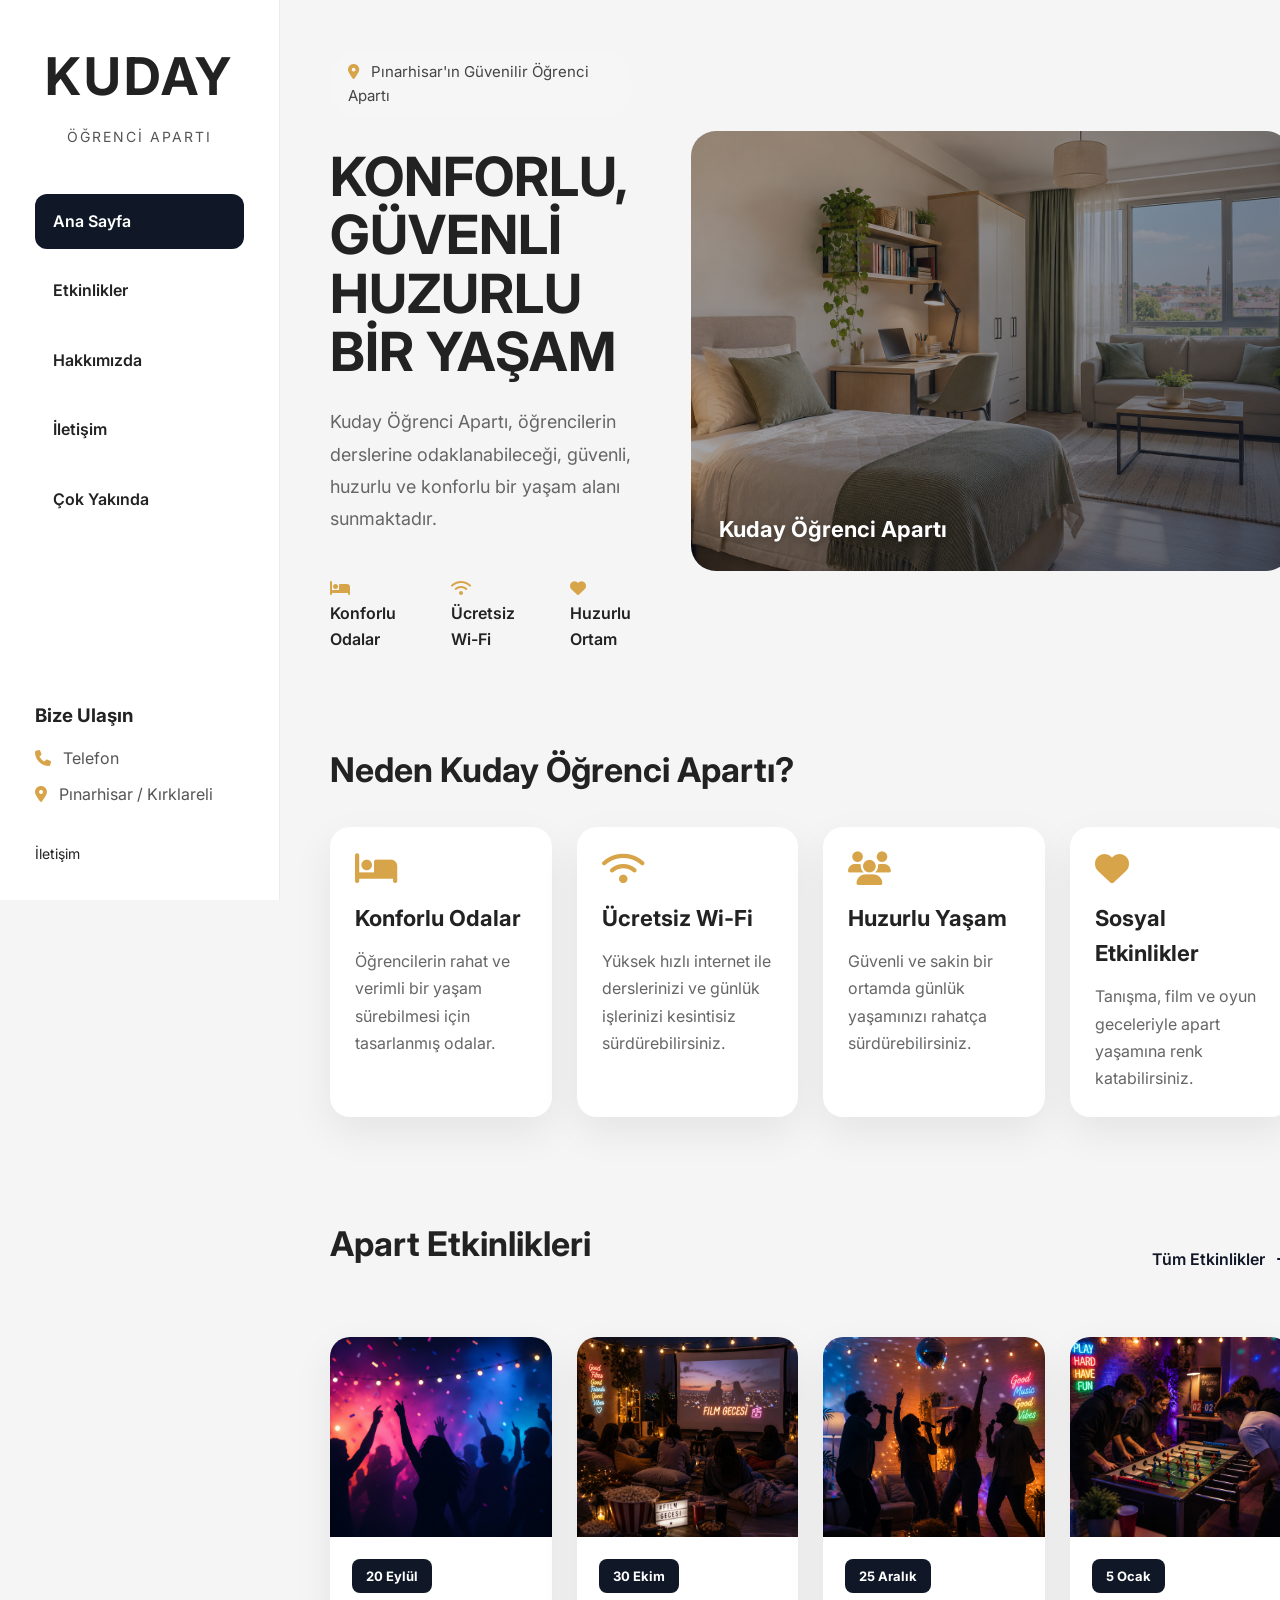
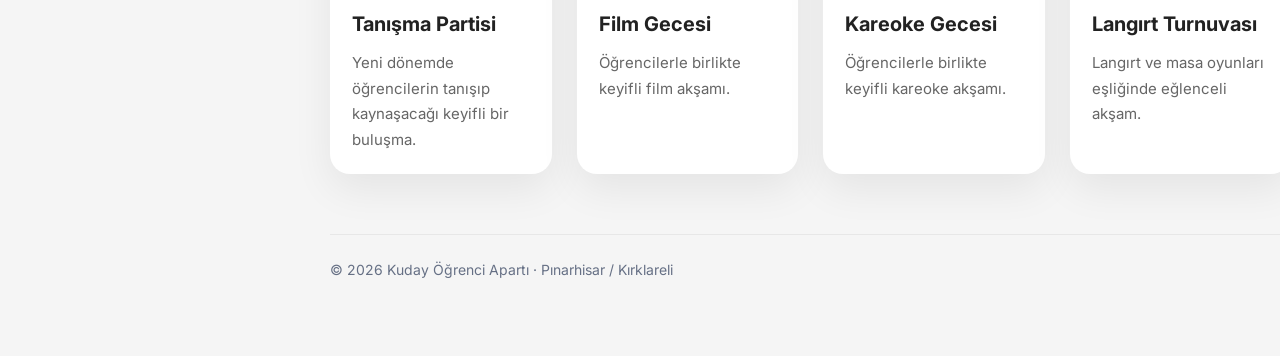
<file: index.html>
<!DOCTYPE html>
<html lang="tr">
<head>
    <meta charset="UTF-8">
    <meta name="viewport" content="width=device-width, initial-scale=1.0">

    <title>Kuday Öğrenci Apartı</title>

    <!-- Google Font -->
<link rel="preconnect" href="https://fonts.googleapis.com">
<link rel="preconnect" href="https://fonts.gstatic.com" crossorigin>
<link href="https://fonts.googleapis.com/css2?family=Inter:wght@300;400;500;600;700;800&display=swap" rel="stylesheet">

<!-- Font Awesome -->
<link rel="stylesheet" href="https://cdnjs.cloudflare.com/ajax/libs/font-awesome/6.7.2/css/all.min.css">

<!-- CSS -->
<link rel="stylesheet" href="css/style.css">
<link rel="stylesheet" href="css/responsive.css">
</head>

<body>

<div class="container">

    <!-- Sidebar -->
    <aside class="sidebar">

        <a class="logo" href="index.html" aria-label="Kuday ana sayfa">
            <h1>KUDAY</h1>
            <span>ÖĞRENCİ APARTI</span>
        </a>

        <nav class="menu">
            <a href="index.html" class="active">Ana Sayfa</a>
            <a href="etkinlikler.html">Etkinlikler</a>
            <a href="hakkimizda.html">Hakkımızda</a>
            <a href="iletisim.html">İletişim</a>
            <a href="cok-yakinda.html">Çok Yakında</a>
        </nav>

        <div class="contact-box">
            <h3>Bize Ulaşın</h3>

            <p><i class="fa-solid fa-phone"></i> Telefon</p>
<p><i class="fa-solid fa-location-dot"></i> Pınarhisar / Kırklareli</p>
        </div>

        <div class="social">
            <a href="iletisim.html">İletişim</a>
        </div>

    </aside>

    <!-- İçerik -->
  <main class="content">

    <!-- HERO -->
    <section class="hero">

        <div class="hero-left">

            <div class="location">
                <i class="fa-solid fa-location-dot"></i>
                Pınarhisar'ın Güvenilir Öğrenci Apartı
            </div>

            <h1>
                KONFORLU, GÜVENLİ <br>
                HUZURLU BİR YAŞAM
            </h1>

            <p>
                Kuday Öğrenci Apartı, öğrencilerin derslerine odaklanabileceği,
                güvenli, huzurlu ve konforlu bir yaşam alanı sunmaktadır.
            </p>

            <div class="hero-features">

                <div>
                    <i class="fa-solid fa-bed"></i>
                    Konforlu Odalar
                </div>

                <div>
                    <i class="fa-solid fa-wifi"></i>
                    Ücretsiz Wi-Fi
                </div>

                <div>
                    <i class="fa-solid fa-heart"></i>
                    Huzurlu Ortam
                </div>

            </div>

        </div>

        <div class="hero-right">
            <span class="hero-caption">Kuday Öğrenci Apartı</span>
        </div>

    </section>

    <!-- FEATURES -->
    <section class="features">

        <h2>Neden Kuday Öğrenci Apartı?</h2>

        <div class="feature-grid">

            <div class="feature-card">
                <i class="fa-solid fa-bed"></i>
                <h3>Konforlu Odalar</h3>
                <p>Öğrencilerin rahat ve verimli bir yaşam sürebilmesi için tasarlanmış odalar.</p>
            </div>

            <div class="feature-card">
                <i class="fa-solid fa-wifi"></i>
                <h3>Ücretsiz Wi-Fi</h3>
                <p>Yüksek hızlı internet ile derslerinizi ve günlük işlerinizi kesintisiz sürdürebilirsiniz.</p>
            </div>

            <div class="feature-card">
                <i class="fa-solid fa-users"></i>
                <h3>Huzurlu Yaşam</h3>
                <p>Güvenli ve sakin bir ortamda günlük yaşamınızı rahatça sürdürebilirsiniz.</p>
            </div>

            <div class="feature-card">
                <i class="fa-solid fa-heart"></i>
                <h3>Sosyal Etkinlikler</h3>
                <p>Tanışma, film ve oyun geceleriyle apart yaşamına renk katabilirsiniz.</p>
            </div>

        </div>

        <!-- ETKİNLİKLER -->

<section class="events">

    <div class="section-title">

        <h2>Apart Etkinlikleri</h2>

        <a href="etkinlikler.html">
            Tüm Etkinlikler
            <i class="fa-solid fa-arrow-right"></i>
        </a>

    </div>

    <div class="event-grid">

        <div class="event-card">

            <img src="images/events/tanisma.png" alt="Öğrenci tanışma etkinliği">

            <div class="event-content">

                <span class="event-date">20 Eylül</span>

                <h3>Tanışma Partisi</h3>

                <p>Yeni dönemde öğrencilerin tanışıp kaynaşacağı keyifli bir buluşma.</p>

            </div>

        </div>

        <div class="event-card">

            <img src="images/events/film.png" alt="Film gecesi etkinliği">

            <div class="event-content">

                <span class="event-date">30 Ekim</span>

                <h3>Film Gecesi</h3>

                <p>Öğrencilerle birlikte keyifli film akşamı.</p>

            </div>

        </div>

        <div class="event-card">

            <img src="images/events/kareoke.png" alt="Karaoke gecesi etkinliği">

            <div class="event-content">

                <span class="event-date">25 Aralık</span>

                <h3>Kareoke Gecesi</h3>

                <p>Öğrencilerle birlikte keyifli kareoke akşamı.</p>

            </div>

        </div>
        <div class="event-card">

            <img src="images/events/langirt.png" alt="Langırt turnuvası">

            <div class="event-content">

                <span class="event-date">5 Ocak</span>

                <h3>Langırt Turnuvası</h3>

                <p>Langırt ve masa oyunları eşliğinde eğlenceli akşam.</p>

            </div>

        </div>

    </div>

</section>

    </section>

<footer class="site-footer">© <span data-current-year>2026</span> Kuday Öğrenci Apartı · Pınarhisar / Kırklareli</footer></main></div>
<script src="js/script.js"></script>
</body>
</html>
</file>
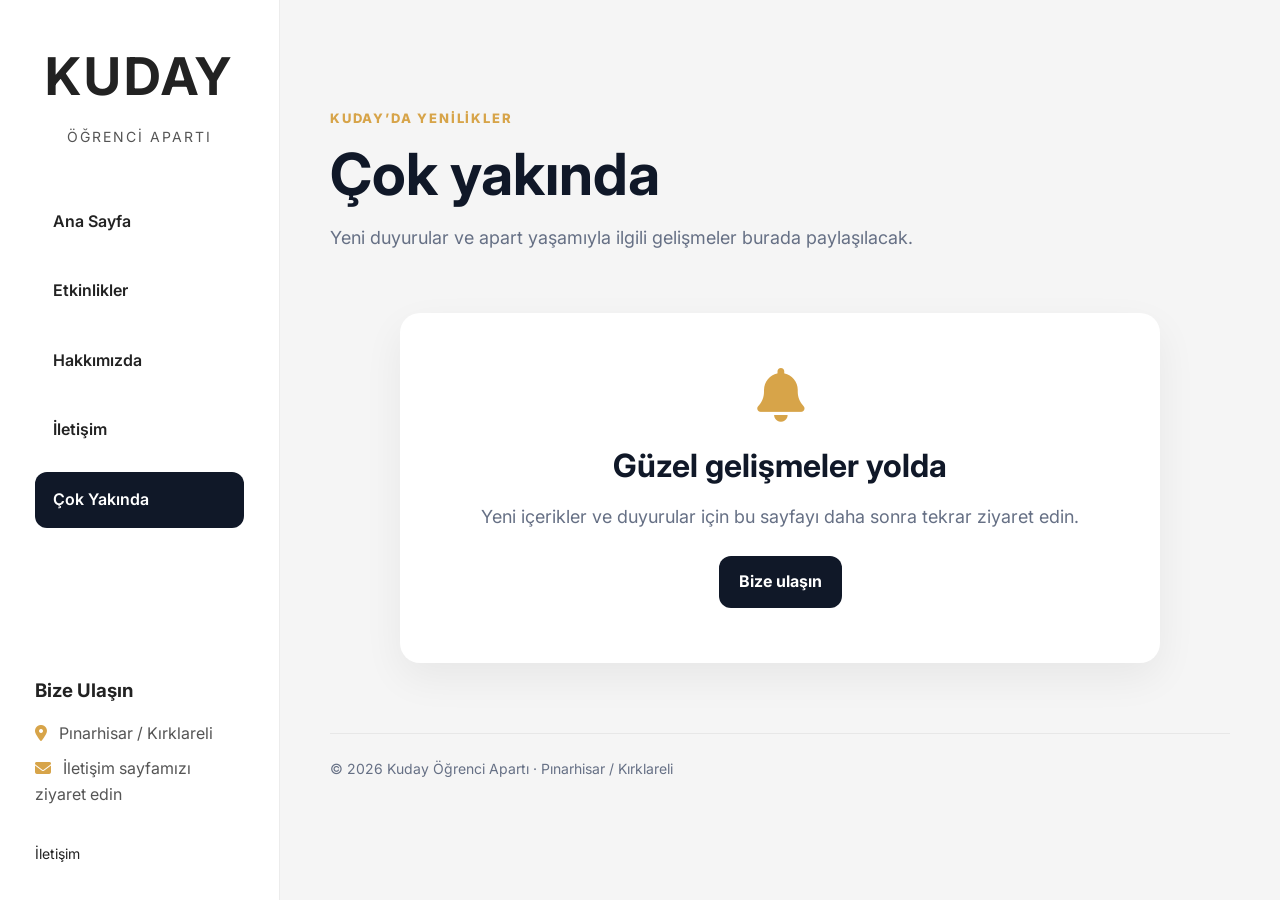
<file: cok-yakinda.html>
<!DOCTYPE html>
<html lang="tr"><head><meta charset="UTF-8"><meta name="viewport" content="width=device-width, initial-scale=1.0">
<meta name="theme-color" content="#101828"><meta name="description" content="Kuday Öğrenci Apartı — Pınarhisar, Kırklareli.">
<title>Çok Yakında — Kuday Öğrenci Apartı</title>
<link rel="preconnect" href="https://fonts.googleapis.com"><link rel="preconnect" href="https://fonts.gstatic.com" crossorigin><link href="https://fonts.googleapis.com/css2?family=Inter:wght@300;400;500;600;700;800&display=swap" rel="stylesheet">
<link rel="stylesheet" href="https://cdnjs.cloudflare.com/ajax/libs/font-awesome/6.7.2/css/all.min.css"><link rel="stylesheet" href="css/style.css"><link rel="stylesheet" href="css/responsive.css"></head><body><div class="container"><aside class="sidebar">
  <a class="logo" href="index.html" aria-label="Kuday ana sayfa"><h1>KUDAY</h1><span>ÖĞRENCİ APARTI</span></a>
  <nav class="menu" aria-label="Ana menü">
    <a href="index.html">Ana Sayfa</a><a href="etkinlikler.html">Etkinlikler</a><a href="hakkimizda.html">Hakkımızda</a><a href="iletisim.html">İletişim</a><a href="cok-yakinda.html">Çok Yakında</a>
  </nav>
  <div class="contact-box"><h3>Bize Ulaşın</h3><p><i class="fa-solid fa-location-dot"></i> Pınarhisar / Kırklareli</p><p><i class="fa-solid fa-envelope"></i> İletişim sayfamızı ziyaret edin</p></div>
  <div class="social"><a href="iletisim.html">İletişim</a></div>
</aside><main class="content"><section class="page-hero"><span class="eyebrow">Kuday’da yenilikler</span><h1>Çok yakında</h1><p>Yeni duyurular ve apart yaşamıyla ilgili gelişmeler burada paylaşılacak.</p></section>
<section class="coming-card"><i class="fa-solid fa-bell"></i><h2>Güzel gelişmeler yolda</h2><p>Yeni içerikler ve duyurular için bu sayfayı daha sonra tekrar ziyaret edin.</p><a class="cta-link" href="iletisim.html">Bize ulaşın</a></section><footer class="site-footer">© <span data-current-year>2026</span> Kuday Öğrenci Apartı · Pınarhisar / Kırklareli</footer></main></div><script src="js/script.js"></script></body></html>
</file>
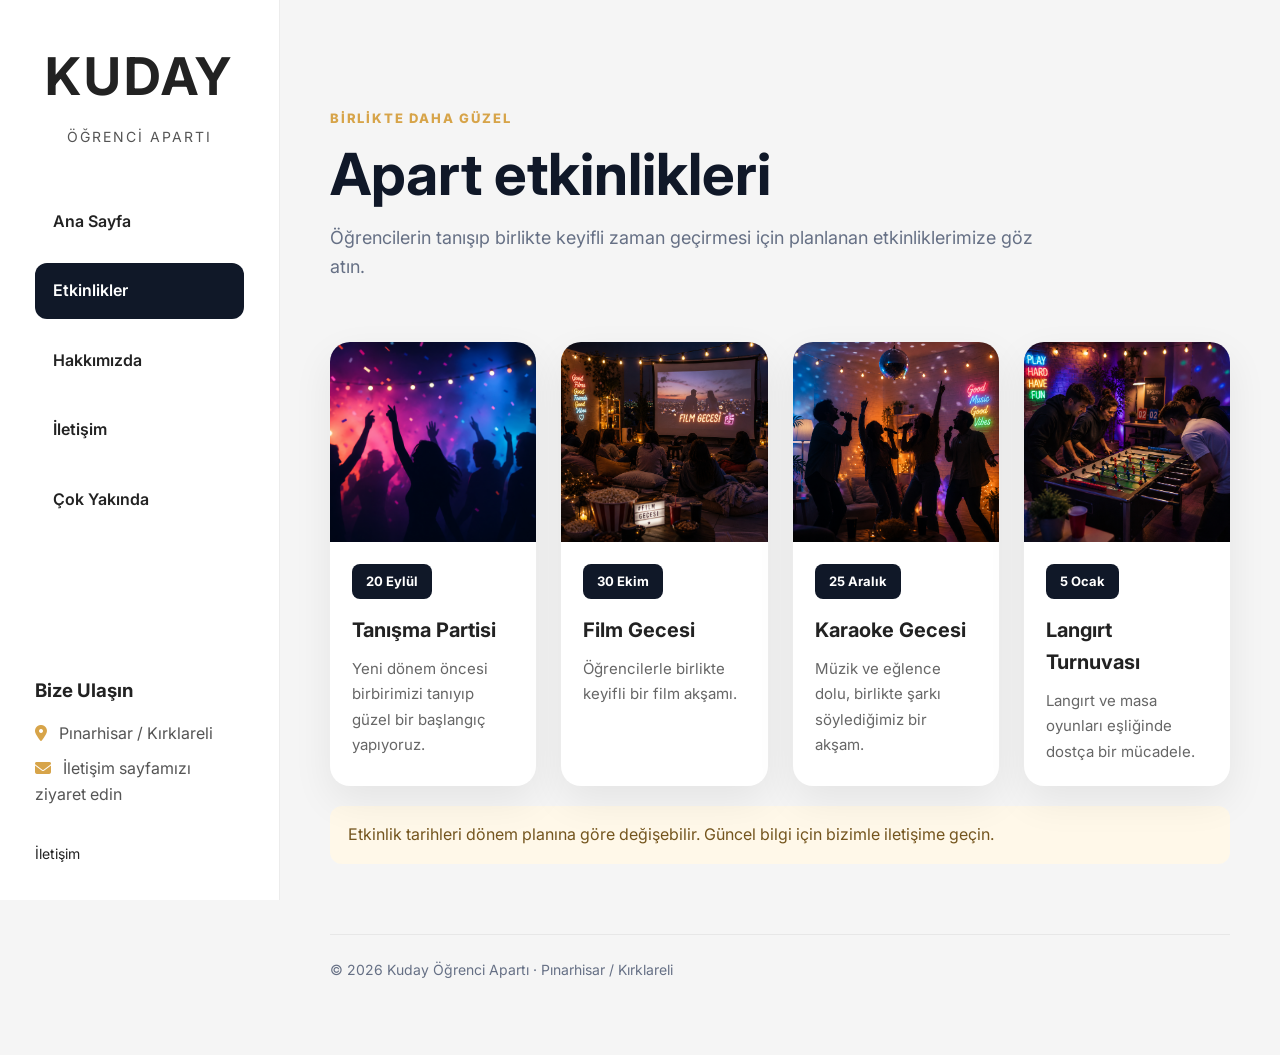
<file: etkinlikler.html>
<!DOCTYPE html>
<html lang="tr"><head><meta charset="UTF-8"><meta name="viewport" content="width=device-width, initial-scale=1.0">
<meta name="theme-color" content="#101828"><meta name="description" content="Kuday Öğrenci Apartı — Pınarhisar, Kırklareli.">
<title>Etkinlikler — Kuday Öğrenci Apartı</title>
<link rel="preconnect" href="https://fonts.googleapis.com"><link rel="preconnect" href="https://fonts.gstatic.com" crossorigin><link href="https://fonts.googleapis.com/css2?family=Inter:wght@300;400;500;600;700;800&display=swap" rel="stylesheet">
<link rel="stylesheet" href="https://cdnjs.cloudflare.com/ajax/libs/font-awesome/6.7.2/css/all.min.css"><link rel="stylesheet" href="css/style.css"><link rel="stylesheet" href="css/responsive.css"></head><body><div class="container"><aside class="sidebar">
  <a class="logo" href="index.html" aria-label="Kuday ana sayfa"><h1>KUDAY</h1><span>ÖĞRENCİ APARTI</span></a>
  <nav class="menu" aria-label="Ana menü">
    <a href="index.html">Ana Sayfa</a><a href="etkinlikler.html">Etkinlikler</a><a href="hakkimizda.html">Hakkımızda</a><a href="iletisim.html">İletişim</a><a href="cok-yakinda.html">Çok Yakında</a>
  </nav>
  <div class="contact-box"><h3>Bize Ulaşın</h3><p><i class="fa-solid fa-location-dot"></i> Pınarhisar / Kırklareli</p><p><i class="fa-solid fa-envelope"></i> İletişim sayfamızı ziyaret edin</p></div>
  <div class="social"><a href="iletisim.html">İletişim</a></div>
</aside><main class="content"><section class="page-hero"><span class="eyebrow">Birlikte daha güzel</span><h1>Apart etkinlikleri</h1><p>Öğrencilerin tanışıp birlikte keyifli zaman geçirmesi için planlanan etkinliklerimize göz atın.</p></section>
<section class="page-section"><div class="event-grid">
<article class="event-card"><img src="images/events/tanisma.png" alt="Öğrenci tanışma etkinliği"><div class="event-content"><span class="event-date">20 Eylül</span><h3>Tanışma Partisi</h3><p>Yeni dönem öncesi birbirimizi tanıyıp güzel bir başlangıç yapıyoruz.</p></div></article>
<article class="event-card"><img src="images/events/film.png" alt="Film gecesi etkinliği"><div class="event-content"><span class="event-date">30 Ekim</span><h3>Film Gecesi</h3><p>Öğrencilerle birlikte keyifli bir film akşamı.</p></div></article>
<article class="event-card"><img src="images/events/kareoke.png" alt="Karaoke gecesi etkinliği"><div class="event-content"><span class="event-date">25 Aralık</span><h3>Karaoke Gecesi</h3><p>Müzik ve eğlence dolu, birlikte şarkı söylediğimiz bir akşam.</p></div></article>
<article class="event-card"><img src="images/events/langirt.png" alt="Langırt turnuvası"><div class="event-content"><span class="event-date">5 Ocak</span><h3>Langırt Turnuvası</h3><p>Langırt ve masa oyunları eşliğinde dostça bir mücadele.</p></div></article>
</div><p class="contact-note">Etkinlik tarihleri dönem planına göre değişebilir. Güncel bilgi için bizimle iletişime geçin.</p></section><footer class="site-footer">© <span data-current-year>2026</span> Kuday Öğrenci Apartı · Pınarhisar / Kırklareli</footer></main></div><script src="js/script.js"></script></body></html>
</file>
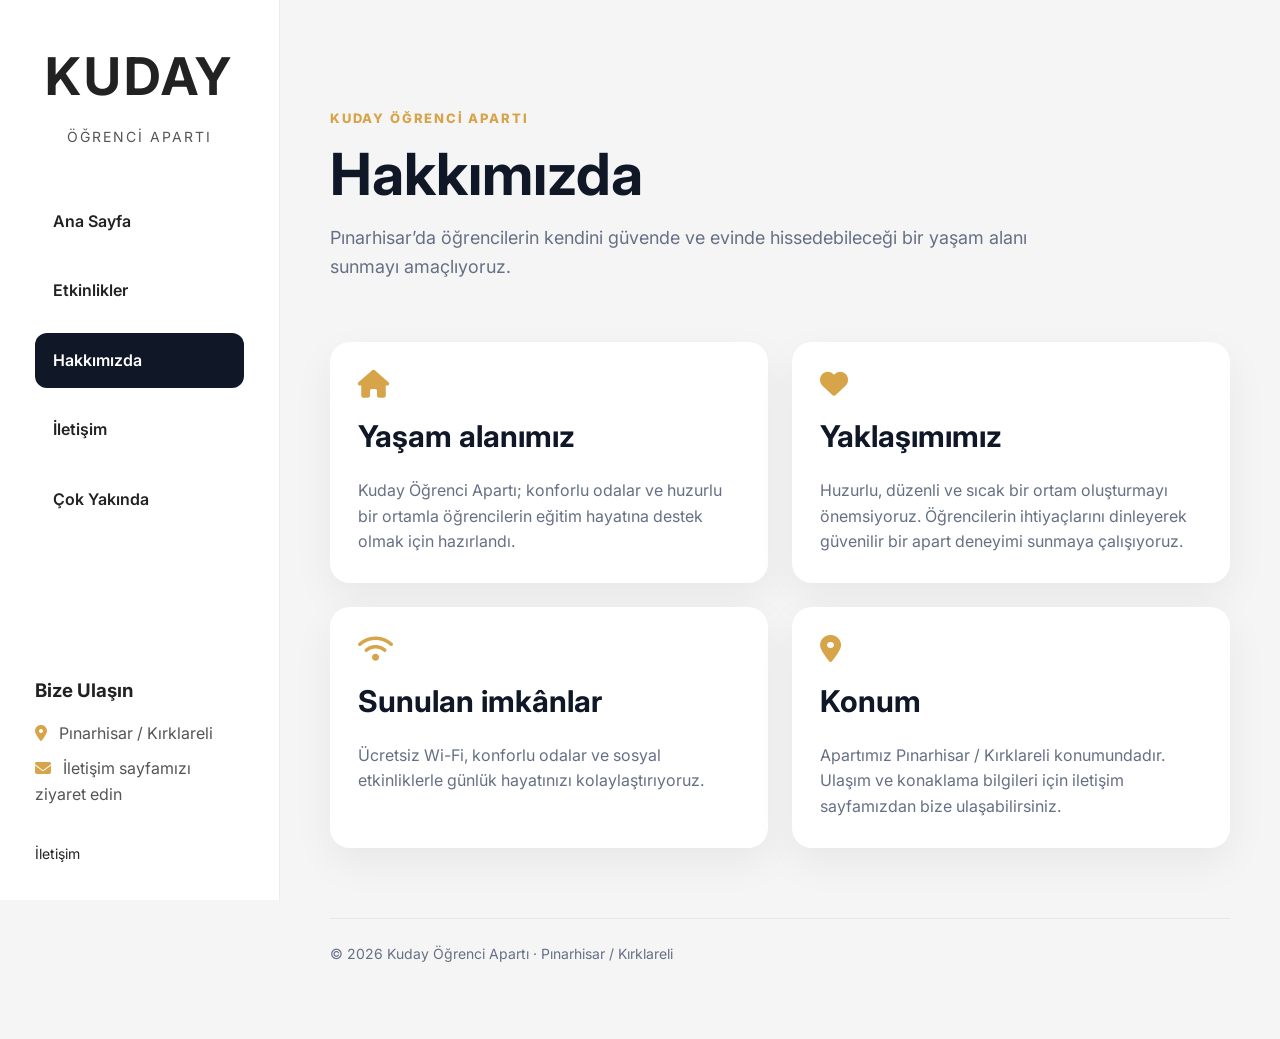
<file: hakkimizda.html>
<!DOCTYPE html>
<html lang="tr"><head><meta charset="UTF-8"><meta name="viewport" content="width=device-width, initial-scale=1.0">
<meta name="theme-color" content="#101828"><meta name="description" content="Kuday Öğrenci Apartı — Pınarhisar, Kırklareli.">
<title>Hakkımızda — Kuday Öğrenci Apartı</title>
<link rel="preconnect" href="https://fonts.googleapis.com"><link rel="preconnect" href="https://fonts.gstatic.com" crossorigin><link href="https://fonts.googleapis.com/css2?family=Inter:wght@300;400;500;600;700;800&display=swap" rel="stylesheet">
<link rel="stylesheet" href="https://cdnjs.cloudflare.com/ajax/libs/font-awesome/6.7.2/css/all.min.css"><link rel="stylesheet" href="css/style.css"><link rel="stylesheet" href="css/responsive.css"></head><body><div class="container"><aside class="sidebar">
  <a class="logo" href="index.html" aria-label="Kuday ana sayfa"><h1>KUDAY</h1><span>ÖĞRENCİ APARTI</span></a>
  <nav class="menu" aria-label="Ana menü">
    <a href="index.html">Ana Sayfa</a><a href="etkinlikler.html">Etkinlikler</a><a href="hakkimizda.html">Hakkımızda</a><a href="iletisim.html">İletişim</a><a href="cok-yakinda.html">Çok Yakında</a>
  </nav>
  <div class="contact-box"><h3>Bize Ulaşın</h3><p><i class="fa-solid fa-location-dot"></i> Pınarhisar / Kırklareli</p><p><i class="fa-solid fa-envelope"></i> İletişim sayfamızı ziyaret edin</p></div>
  <div class="social"><a href="iletisim.html">İletişim</a></div>
</aside><main class="content"><section class="page-hero"><span class="eyebrow">Kuday Öğrenci Apartı</span><h1>Hakkımızda</h1><p>Pınarhisar’da öğrencilerin kendini güvende ve evinde hissedebileceği bir yaşam alanı sunmayı amaçlıyoruz.</p></section>
<section class="page-section"><div class="about-grid"><article class="info-card"><i class="fa-solid fa-house"></i><h2>Yaşam alanımız</h2><p>Kuday Öğrenci Apartı; konforlu odalar ve huzurlu bir ortamla öğrencilerin eğitim hayatına destek olmak için hazırlandı.</p></article><article class="info-card"><i class="fa-solid fa-heart"></i><h2>Yaklaşımımız</h2><p>Huzurlu, düzenli ve sıcak bir ortam oluşturmayı önemsiyoruz. Öğrencilerin ihtiyaçlarını dinleyerek güvenilir bir apart deneyimi sunmaya çalışıyoruz.</p></article><article class="info-card"><i class="fa-solid fa-wifi"></i><h2>Sunulan imkânlar</h2><p>Ücretsiz Wi-Fi, konforlu odalar ve sosyal etkinliklerle günlük hayatınızı kolaylaştırıyoruz.</p></article><article class="info-card"><i class="fa-solid fa-location-dot"></i><h2>Konum</h2><p>Apartımız Pınarhisar / Kırklareli konumundadır. Ulaşım ve konaklama bilgileri için iletişim sayfamızdan bize ulaşabilirsiniz.</p></article></div></section><footer class="site-footer">© <span data-current-year>2026</span> Kuday Öğrenci Apartı · Pınarhisar / Kırklareli</footer></main></div><script src="js/script.js"></script></body></html>
</file>
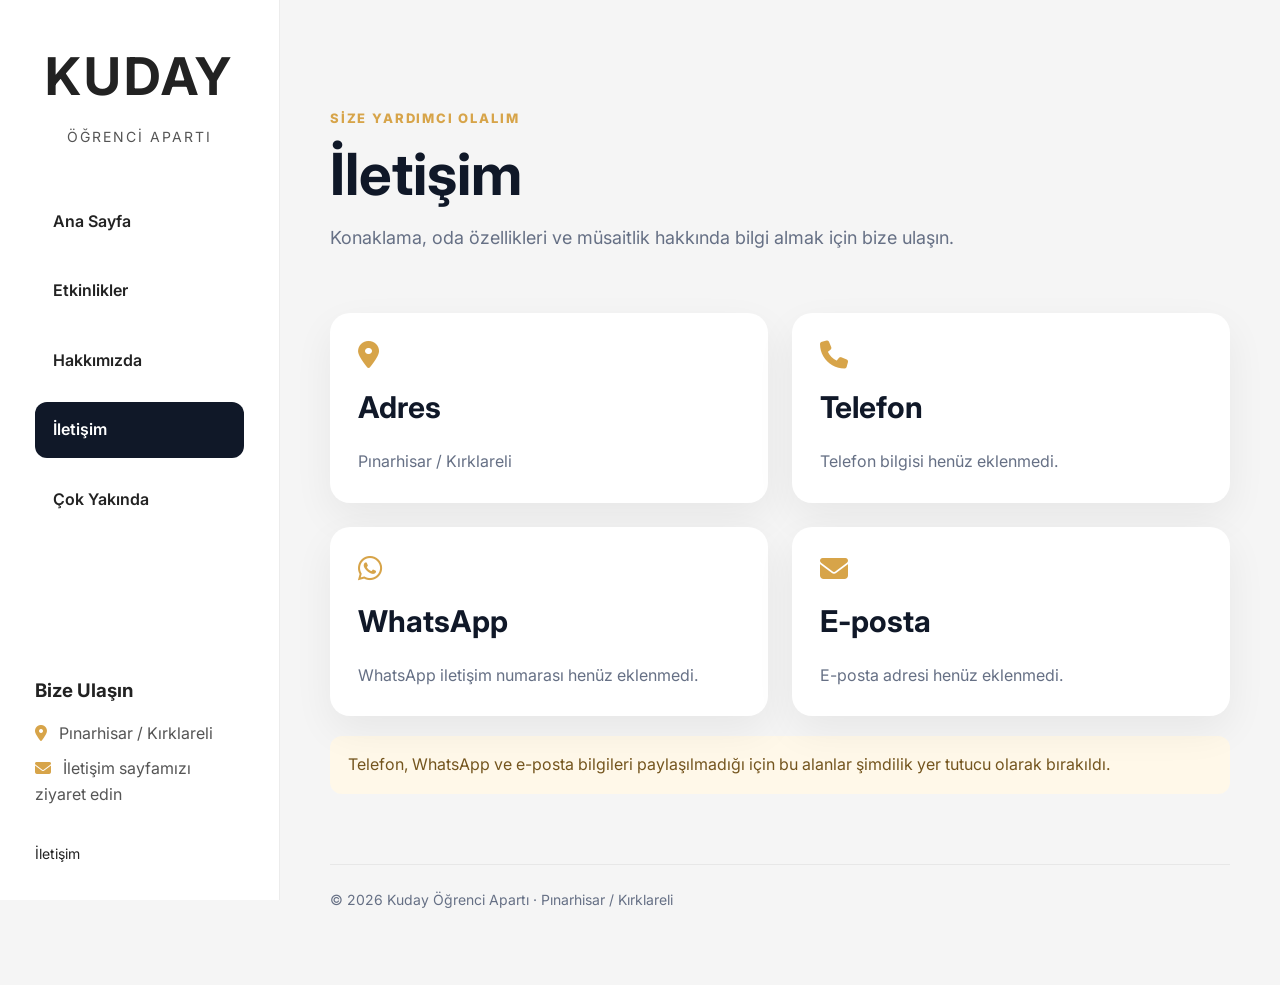
<file: iletisim.html>
<!DOCTYPE html>
<html lang="tr"><head><meta charset="UTF-8"><meta name="viewport" content="width=device-width, initial-scale=1.0">
<meta name="theme-color" content="#101828"><meta name="description" content="Kuday Öğrenci Apartı — Pınarhisar, Kırklareli.">
<title>İletişim — Kuday Öğrenci Apartı</title>
<link rel="preconnect" href="https://fonts.googleapis.com"><link rel="preconnect" href="https://fonts.gstatic.com" crossorigin><link href="https://fonts.googleapis.com/css2?family=Inter:wght@300;400;500;600;700;800&display=swap" rel="stylesheet">
<link rel="stylesheet" href="https://cdnjs.cloudflare.com/ajax/libs/font-awesome/6.7.2/css/all.min.css"><link rel="stylesheet" href="css/style.css"><link rel="stylesheet" href="css/responsive.css"></head><body><div class="container"><aside class="sidebar">
  <a class="logo" href="index.html" aria-label="Kuday ana sayfa"><h1>KUDAY</h1><span>ÖĞRENCİ APARTI</span></a>
  <nav class="menu" aria-label="Ana menü">
    <a href="index.html">Ana Sayfa</a><a href="etkinlikler.html">Etkinlikler</a><a href="hakkimizda.html">Hakkımızda</a><a href="iletisim.html">İletişim</a><a href="cok-yakinda.html">Çok Yakında</a>
  </nav>
  <div class="contact-box"><h3>Bize Ulaşın</h3><p><i class="fa-solid fa-location-dot"></i> Pınarhisar / Kırklareli</p><p><i class="fa-solid fa-envelope"></i> İletişim sayfamızı ziyaret edin</p></div>
  <div class="social"><a href="iletisim.html">İletişim</a></div>
</aside><main class="content"><section class="page-hero"><span class="eyebrow">Size yardımcı olalım</span><h1>İletişim</h1><p>Konaklama, oda özellikleri ve müsaitlik hakkında bilgi almak için bize ulaşın.</p></section>
<section class="page-section"><div class="contact-grid"><article class="contact-card"><i class="fa-solid fa-location-dot"></i><h2>Adres</h2><p>Pınarhisar / Kırklareli</p></article><article class="contact-card"><i class="fa-solid fa-phone"></i><h2>Telefon</h2><p>Telefon bilgisi henüz eklenmedi.</p></article><article class="contact-card"><i class="fa-brands fa-whatsapp"></i><h2>WhatsApp</h2><p>WhatsApp iletişim numarası henüz eklenmedi.</p></article><article class="contact-card"><i class="fa-solid fa-envelope"></i><h2>E-posta</h2><p>E-posta adresi henüz eklenmedi.</p></article></div><p class="contact-note">Telefon, WhatsApp ve e-posta bilgileri paylaşılmadığı için bu alanlar şimdilik yer tutucu olarak bırakıldı.</p></section><footer class="site-footer">© <span data-current-year>2026</span> Kuday Öğrenci Apartı · Pınarhisar / Kırklareli</footer></main></div><script src="js/script.js"></script></body></html>
</file>
<file: css/style.css>
/* ===========================
   RESET
=========================== */

*{
    margin:0;
    padding:0;
    box-sizing:border-box;
}

body{
    font-family:'Inter',sans-serif;
    background:#f5f5f5;
    color:#222;
    line-height:1.6;
}

.container{
    display:flex;
    min-height:100vh;
}

/* ===========================
   SIDEBAR
=========================== */

.sidebar{

    width:280px;

    height:100vh;

    position:fixed;

    left:0;
    top:0;

    background:#fff;

    border-right:1px solid #ececec;

    padding:35px;

    display:flex;
    flex-direction:column;

}
.logo{
    text-align:center;
}

.logo h1{
    font-size:52px;
    letter-spacing:3px;
    font-weight:700;
}

.logo span{
    display:block;
    margin-top:8px;
    color:#555;
    letter-spacing:2px;
    font-size:14px;
}

.menu{
    display:flex;
    flex-direction:column;
    gap:14px;
    margin-top:45px;
}

.menu a{
    text-decoration:none;
    color:#222;
    padding:15px 18px;
    border-radius:12px;
    font-weight:600;
    transition:.3s;
}

.menu a:hover,
.menu .active{
    background:#101828;
    color:#fff;
}

.contact-box{
    margin-top:auto;
    padding-top:45px;
}

.contact-box h3{
    margin-bottom:15px;
}

.contact-box p{
    margin-bottom:10px;
    color:#555;
}

.social{
    display:flex;
    gap:12px;
    margin-top:25px;
}

.social a{
    text-decoration:none;
    color:#222;
    font-size:14px;
}

.contact-box i,
.location i,
.hero-features i{
    color:#d7a449;
    margin-right:8px;
}

/* ===========================
   CONTENT
=========================== */

.content{

    flex:1;

    margin-left:280px;

    padding:50px;

}

/* ===========================
   HERO
=========================== */

.hero{
    display:flex;
    align-items:center;
    justify-content:space-between;
    gap:60px;
}

.hero-left{
    flex:1;
}

.location{
    display:inline-block;
    padding:10px 18px;
    background:#f6f6f6;
    border-radius:30px;
    color:#444;
    font-size:15px;
    margin-bottom:30px;
}

.hero h1{
    font-size:54px;
    line-height:1.08;
    margin-bottom:25px;
}

.hero p{
    max-width:620px;
    font-size:18px;
    color:#666;
    line-height:1.8;
}

.hero-features{
    display:flex;
    gap:55px;
    margin-top:40px;
    font-weight:600;
}

.hero-right{
    width:600px;
    height:440px;
    background:#d8d8d8;
    border-radius:25px;

    display:flex;
    justify-content:center;
    align-items:center;

    overflow:hidden;
}

/* ===========================
   FEATURES
=========================== */

.features{
    margin-top:90px;
}

.features h2{
    font-size:34px;
    margin-bottom:30px;
}

.feature-grid{
    display:grid;
    grid-template-columns:repeat(4,1fr);
    gap:25px;
}
.feature-card{

    background:#fff;

    padding:25px;

    border-radius:20px;

    box-shadow:0 15px 40px rgba(0,0,0,.07);

    transition:.3s;

}
.feature-card:hover{
    transform:translateY(-10px);
    box-shadow:0 20px 45px rgba(0,0,0,.10);
}

.feature-card i{
    font-size:34px;
    color:#d7a449;
    margin-bottom:15px;
}

.feature-card h3{
    margin-bottom:12px;
    font-size:22px;
}

.feature-card p{
    color:#666;
    line-height:1.7;
}

/* ===========================
   EVENTS
=========================== */

/* ===========================
   EVENTS
=========================== */

.events{
    margin-top:100px;
}

.section-title{
    display:flex;
    justify-content:space-between;
    align-items:center;
    margin-bottom:35px;
}

.section-title h2{
    font-size:34px;
}

.section-title a{
    text-decoration:none;
    color:#101828;
    font-weight:600;
}

.section-title a i{
    margin-left:8px;
}

.event-grid{
    display:grid;
    grid-template-columns:repeat(4,1fr);
    gap:25px;
}

.event-card{
    background:#fff;
    border-radius:20px;
    overflow:hidden;
    box-shadow:0 15px 40px rgba(0,0,0,.07);
    transition:.3s;
}

.event-card:hover{
    transform:translateY(-8px);
    box-shadow:0 20px 45px rgba(0,0,0,.10);
}

.event-card img{
    width:100%;
    height:200px;
    object-fit:cover;
}

.event-content{
    padding:22px;
}

.event-date{
    display:inline-block;
    background:#101828;
    color:#fff;
    padding:7px 14px;
    border-radius:8px;
    font-size:13px;
    margin-bottom:15px;
}

.event-content h3{
    font-size:20px;
    margin-bottom:10px;
}

.event-content p{
    color:#666;
    line-height:1.7;
    font-size:15px;
}
.hero-right{position:relative;background-image:linear-gradient(0deg,rgba(16,24,40,.68),transparent 45%),url('../images/hero/apart-yasam.png');background-size:cover;background-position:center}.hero-caption{position:absolute;left:28px;bottom:24px;color:#fff;font-size:22px;font-weight:700;text-shadow:0 2px 8px rgba(0,0,0,.35)}

.logo,.logo:link,.logo:visited{color:#222;text-decoration:none;display:block}.logo:hover,.logo:focus-visible{color:#222;text-decoration:none}
</file>
<file: css/responsive.css>
:root{--ink:#101828;--gold:#d7a449;--muted:#667085;--paper:#f5f5f5;--card:#fff}
html{scroll-behavior:smooth}
body{overflow-x:hidden}
a:focus-visible,button:focus-visible{outline:3px solid var(--gold);outline-offset:3px}
.hero-right{position:relative;background:linear-gradient(140deg,rgba(16,24,40,.18),rgba(16,24,40,.75)),url('../images/hero/apart-yasam.png') center/cover,#d8d8d8}

.page-hero{padding:55px 0 35px}
.page-hero .eyebrow{color:var(--gold);font-size:13px;font-weight:800;letter-spacing:.14em;text-transform:uppercase}
.page-hero h1{font-size:clamp(36px,5vw,58px);line-height:1.1;margin:12px 0 18px;color:var(--ink)}
.page-hero p{max-width:720px;color:var(--muted);font-size:18px}
.page-section{margin:25px 0 70px}
.page-section h2{font-size:30px;margin-bottom:18px;color:var(--ink)}
.about-grid,.contact-grid{display:grid;grid-template-columns:repeat(2,minmax(0,1fr));gap:24px}
.info-card,.contact-card,.coming-card{background:var(--card);border-radius:20px;padding:28px;box-shadow:0 15px 40px rgba(0,0,0,.06)}
.info-card i,.contact-card i{font-size:28px;color:var(--gold);margin-bottom:14px}
.info-card p,.contact-card p{color:var(--muted)}
.contact-card a{color:var(--ink);font-weight:700;text-decoration:none;overflow-wrap:anywhere}
.contact-note{margin-top:20px;padding:16px 18px;background:#fff8e9;border-radius:12px;color:#74551e}
.event-grid{align-items:stretch}
.event-card img{display:block}
.event-card img[src$="tanisma.png"]{object-position:center}
.event-date{font-weight:700}
.coming-card{text-align:center;max-width:760px;margin:25px auto 70px;padding:55px 35px}
.coming-card>i{font-size:54px;color:var(--gold);margin-bottom:18px}
.coming-card h2{font-size:32px;color:var(--ink);margin-bottom:12px}
.coming-card p{color:var(--muted);font-size:18px}
.cta-link{display:inline-flex;margin-top:24px;padding:13px 20px;border-radius:12px;background:var(--ink);color:#fff;text-decoration:none;font-weight:700}
.site-footer{margin-top:60px;padding:24px 0;border-top:1px solid #e7e7e7;color:var(--muted);font-size:14px}
@media(max-width:1200px){.content{padding:38px}.hero{gap:32px}.hero-right{width:46%;height:360px}.hero h1{font-size:46px}.feature-grid,.event-grid{grid-template-columns:repeat(2,minmax(0,1fr))}.hero-features{gap:22px;flex-wrap:wrap}}
@media(max-width:800px){.container{display:block}.sidebar{position:relative;width:100%;height:auto;padding:18px 22px;display:grid;grid-template-columns:1fr auto;align-items:center;gap:12px;border-right:0;border-bottom:1px solid #ececec}.logo{text-align:left}.logo h1{font-size:32px;line-height:1}.logo span{font-size:10px;margin-top:4px}.menu{grid-column:1/-1;display:flex;flex-direction:row;gap:7px;margin:5px 0 0;overflow-x:auto;padding-bottom:3px}.menu a{white-space:nowrap;padding:10px 12px;font-size:14px}.contact-box{display:none}.social{margin:0;gap:8px;flex-wrap:wrap;justify-content:flex-end}.social a{font-size:12px}.content{margin-left:0;padding:28px 22px}.hero{display:flex;flex-direction:column;align-items:stretch;gap:28px}.hero h1{font-size:clamp(36px,9vw,52px)}.hero p{font-size:16px}.hero-right{width:100%;height:min(62vw,360px);min-height:220px}.hero-features{gap:14px 22px;font-size:14px;margin-top:25px}.features,.events{margin-top:55px}.features h2,.section-title h2{font-size:27px}.section-title{gap:12px;align-items:flex-start;flex-direction:column}.feature-grid,.event-grid{gap:16px}.feature-card{padding:20px}.feature-card h3{font-size:18px}.event-card img{height:170px}.event-content{padding:17px}.event-content h3{font-size:18px}.page-hero{padding:28px 0 22px}.page-section{margin:20px 0 45px}.about-grid,.contact-grid{grid-template-columns:1fr}.coming-card{padding:38px 22px}}
@media(max-width:480px){.sidebar{padding:16px}.social{max-width:122px}.social a{font-size:11px}.content{padding:24px 16px}.location{font-size:13px;padding:8px 12px;margin-bottom:22px}.feature-grid,.event-grid{grid-template-columns:1fr}.event-card img{height:210px}.section-title a{font-size:14px}.hero-right{min-height:200px}.page-hero p{font-size:16px}.info-card,.contact-card{padding:22px}}
</file>
